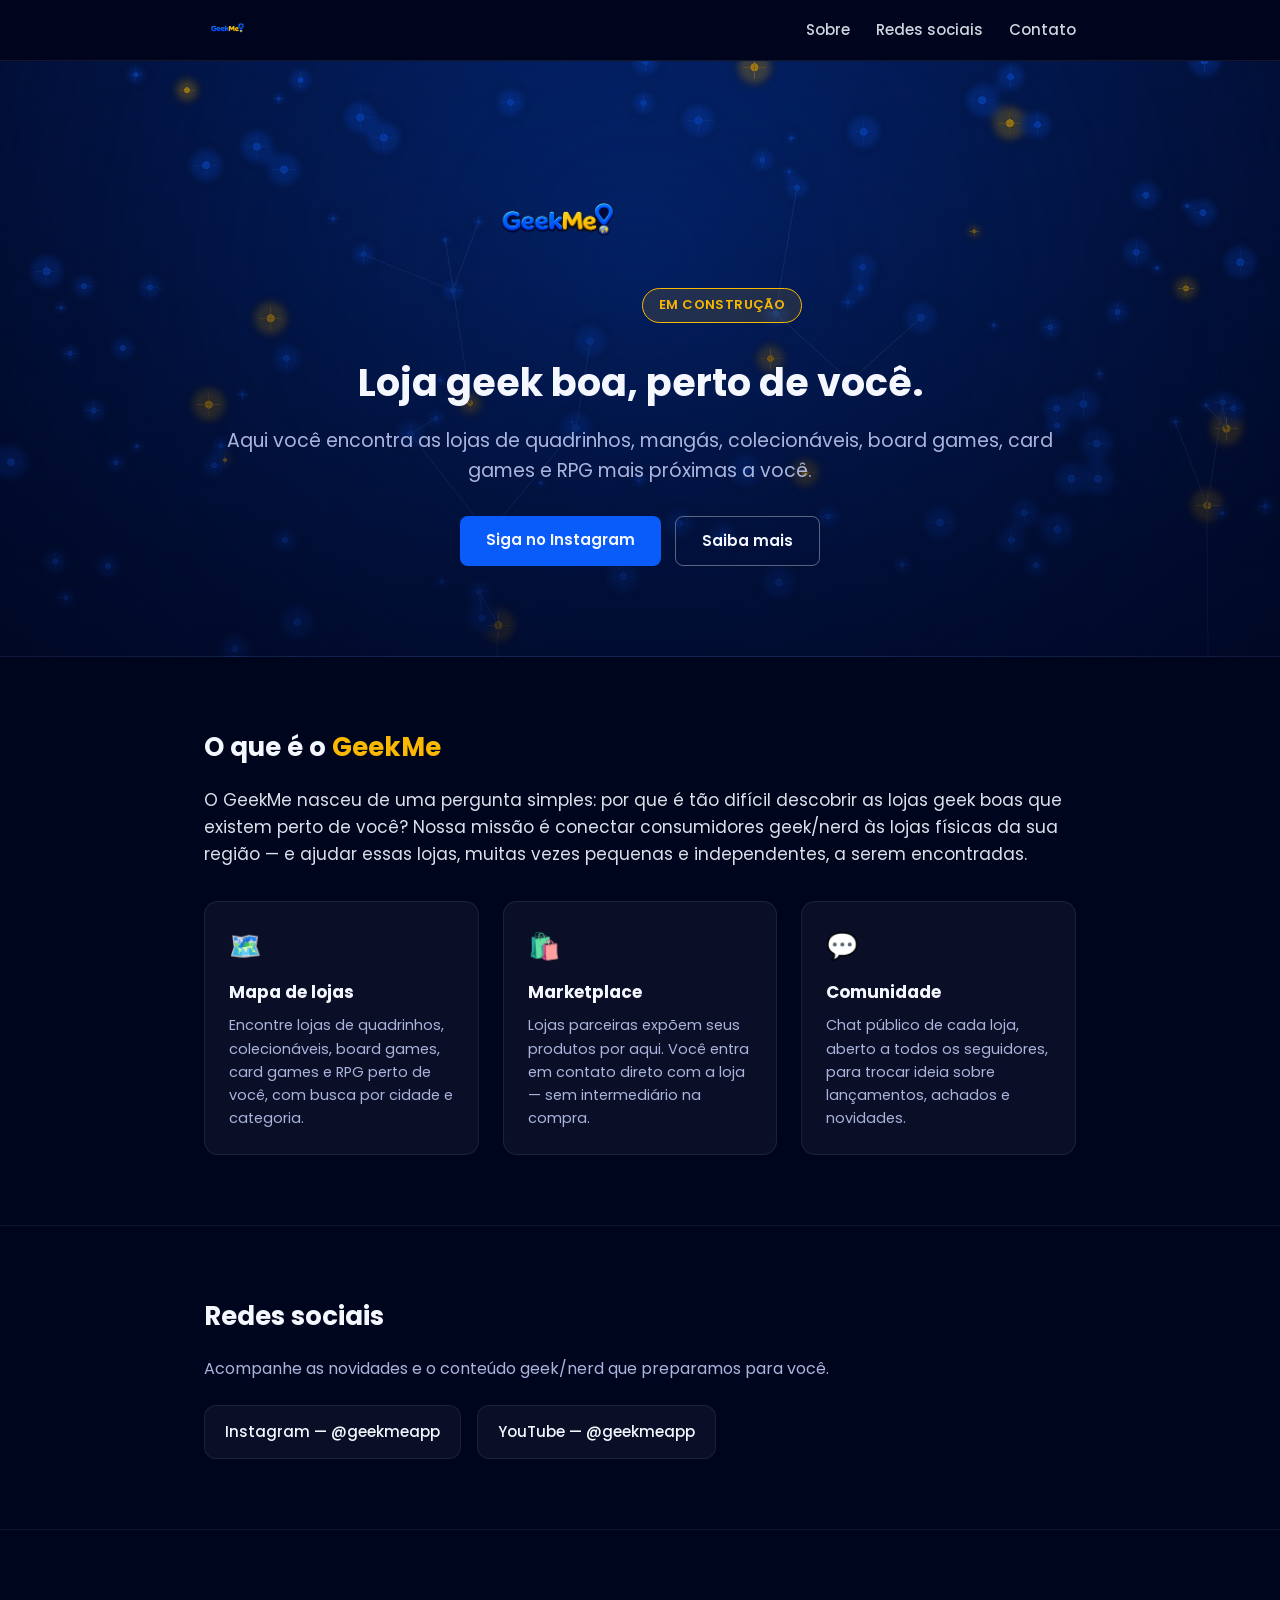
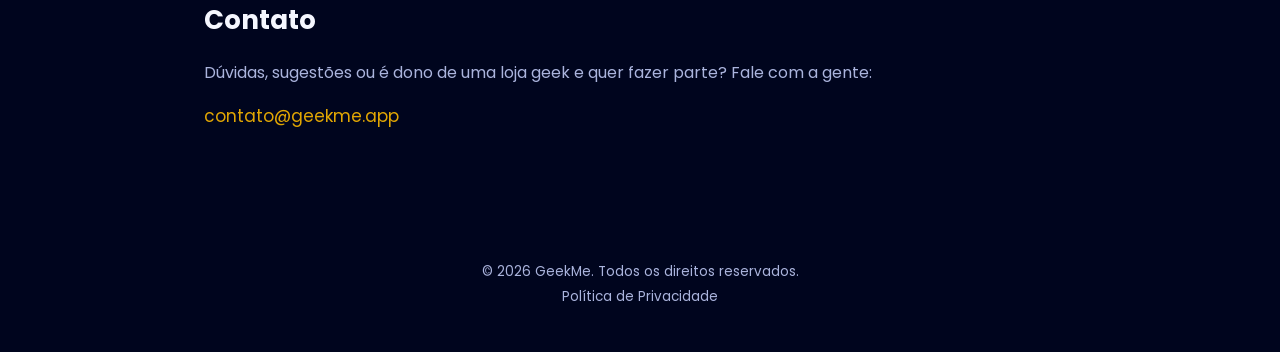
<file: index.html>
<!DOCTYPE html>
<html lang="pt-BR">
<head>
<meta charset="UTF-8">
<meta name="viewport" content="width=device-width, initial-scale=1.0">
<title>GeekMe — Loja geek boa, perto de você.</title>
<meta name="description" content="GeekMe conecta você às lojas de quadrinhos, mangás, colecionáveis, board games, card games e RPG mais próximas.">

<link rel="icon" type="image/png" href="assets/favicon.png">
<link rel="apple-touch-icon" href="assets/icon-512.png">

<meta property="og:title" content="GeekMe — Loja geek boa, perto de você.">
<meta property="og:description" content="GeekMe conecta você às lojas de quadrinhos, mangás, colecionáveis, board games, card games e RPG mais próximas.">
<meta property="og:image" content="https://geekme.app/assets/og-image.jpg">
<meta property="og:type" content="website">
<meta property="og:url" content="https://geekme.app/">
<meta name="twitter:card" content="summary_large_image">

<link rel="preconnect" href="https://fonts.googleapis.com">
<link href="https://fonts.googleapis.com/css2?family=Poppins:wght@400;500;600;700&display=swap" rel="stylesheet">
<link rel="stylesheet" href="styles.css">
</head>
<body>

<header class="site-header">
  <div class="wrap">
    <a href="#" class="brand">
      <img src="assets/logo.png" alt="GeekMe">
    </a>
    <nav class="top-nav">
      <a href="#sobre">Sobre</a>
      <a href="#redes">Redes sociais</a>
      <a href="#contato">Contato</a>
    </nav>
  </div>
</header>

<section class="hero">
  <div class="wrap">
    <img src="assets/logo.png" alt="GeekMe" class="logo">
    <div class="badge">Em construção</div>
    <h1>Loja geek boa, perto de você.</h1>
    <p class="tagline">Aqui você encontra as lojas de quadrinhos, mangás, colecionáveis, board games, card games e RPG mais próximas a você.</p>
    <div class="cta-row">
      <a href="https://instagram.com/geekmeapp" class="btn btn-primary" target="_blank" rel="noopener">Siga no Instagram</a>
      <a href="#sobre" class="btn btn-outline">Saiba mais</a>
    </div>
  </div>
</section>

<section id="sobre">
  <div class="wrap">
    <h2>O que é o <span class="accent">GeekMe</span></h2>
    <p class="lead">O GeekMe nasceu de uma pergunta simples: por que é tão difícil descobrir as lojas geek boas que existem perto de você? Nossa missão é conectar consumidores geek/nerd às lojas físicas da sua região — e ajudar essas lojas, muitas vezes pequenas e independentes, a serem encontradas.</p>

    <div class="features">
      <div class="feature">
        <span class="icon">🗺️</span>
        <h3>Mapa de lojas</h3>
        <p>Encontre lojas de quadrinhos, colecionáveis, board games, card games e RPG perto de você, com busca por cidade e categoria.</p>
      </div>
      <div class="feature">
        <span class="icon">🛍️</span>
        <h3>Marketplace</h3>
        <p>Lojas parceiras expõem seus produtos por aqui. Você entra em contato direto com a loja — sem intermediário na compra.</p>
      </div>
      <div class="feature">
        <span class="icon">💬</span>
        <h3>Comunidade</h3>
        <p>Chat público de cada loja, aberto a todos os seguidores, para trocar ideia sobre lançamentos, achados e novidades.</p>
      </div>
    </div>
  </div>
</section>

<section id="redes">
  <div class="wrap">
    <h2>Redes sociais</h2>
    <p>Acompanhe as novidades e o conteúdo geek/nerd que preparamos para você.</p>
    <div class="social-row">
      <a href="https://instagram.com/geekmeapp" class="social-card" target="_blank" rel="noopener">Instagram — @geekmeapp</a>
      <a href="https://youtube.com/@geekmeapp" class="social-card" target="_blank" rel="noopener">YouTube — @geekmeapp</a>
    </div>
  </div>
</section>

<section id="contato">
  <div class="wrap">
    <h2>Contato</h2>
    <p>Dúvidas, sugestões ou é dono de uma loja geek e quer fazer parte? Fale com a gente:</p>
    <p class="lead"><a href="mailto:contato@geekme.app">contato@geekme.app</a></p>
  </div>
</section>

<footer>
  <div class="wrap">
    <p>© 2026 GeekMe. Todos os direitos reservados.</p>
    <p><a href="privacidade/">Política de Privacidade</a></p>
  </div>
</footer>

</body>
</html>
</file>
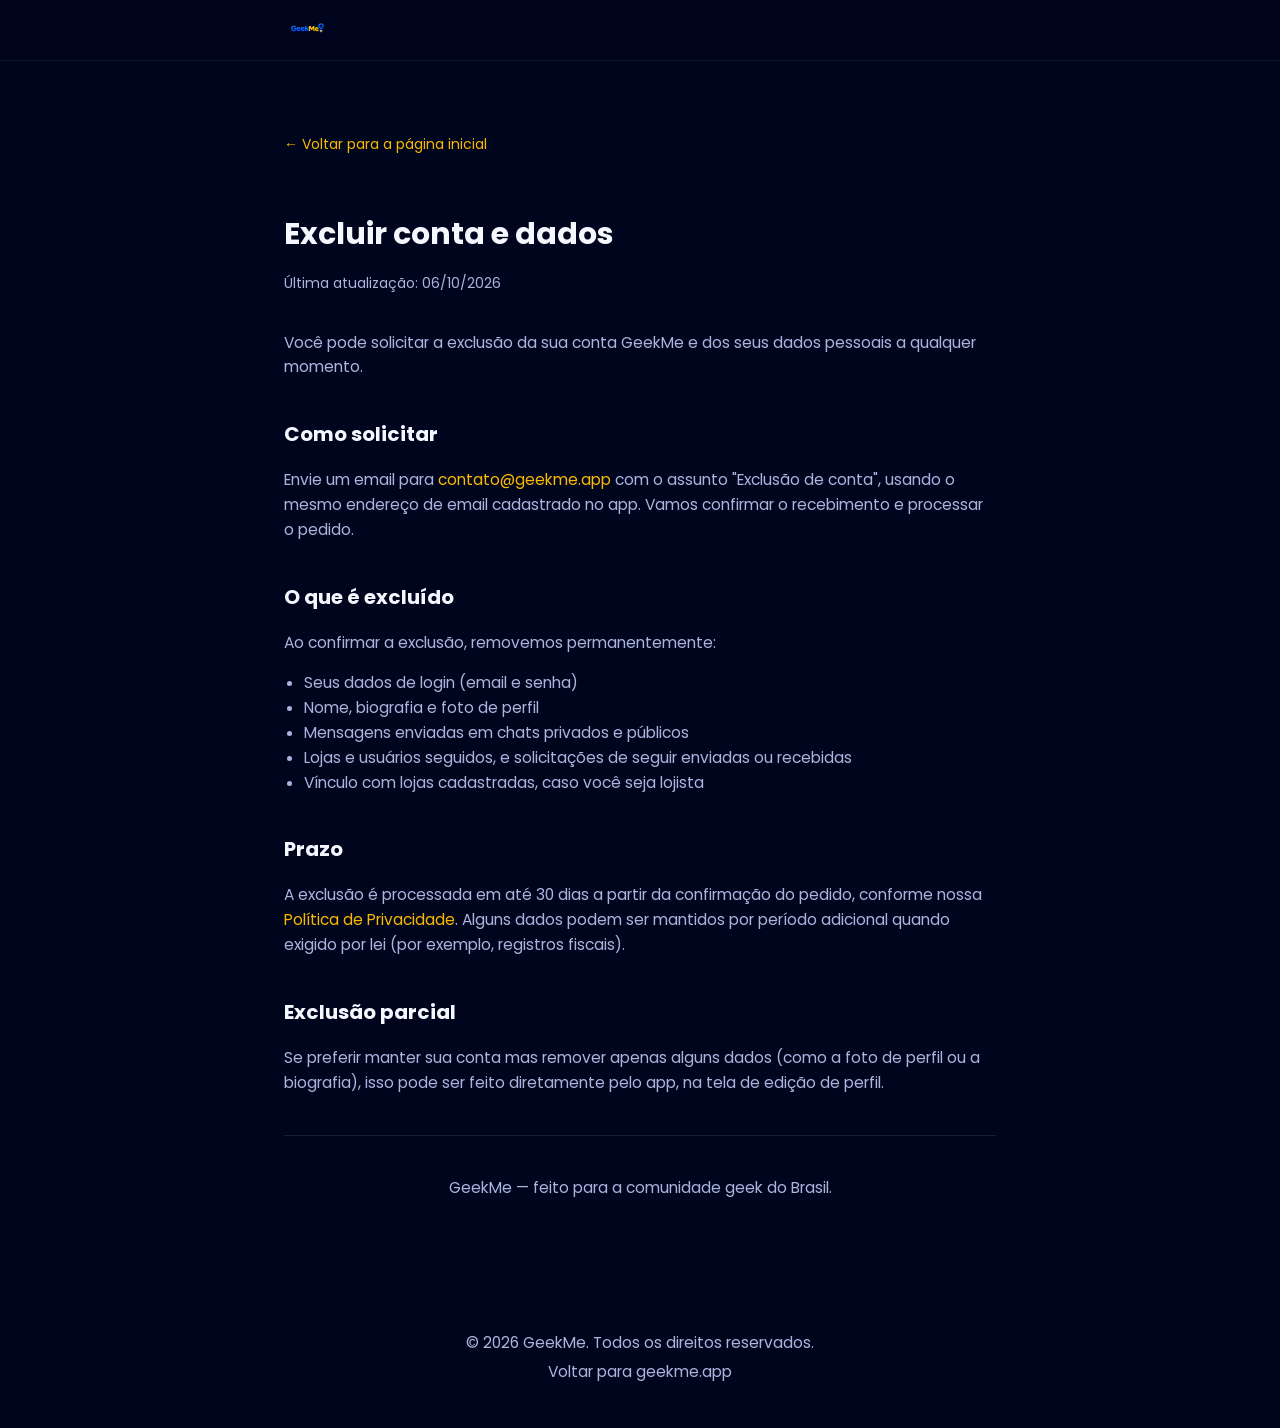
<file: excluir-conta/index.html>
<!DOCTYPE html>
<html lang="pt-BR">
<head>
<meta charset="UTF-8">
<meta name="viewport" content="width=device-width, initial-scale=1.0">
<title>Excluir Conta — GeekMe</title>
<meta name="description" content="Como solicitar a exclusão da sua conta e dos seus dados no GeekMe.">
<link rel="icon" type="image/png" href="../assets/favicon.png">
<link rel="apple-touch-icon" href="../assets/icon-512.png">
<link rel="preconnect" href="https://fonts.googleapis.com">
<link href="https://fonts.googleapis.com/css2?family=Poppins:wght@400;500;600;700&display=swap" rel="stylesheet">
<link rel="stylesheet" href="../styles.css">
</head>
<body class="legal">

<header class="site-header">
  <div class="wrap">
    <a href="../" class="brand">
      <img src="../assets/logo.png" alt="GeekMe">
    </a>
  </div>
</header>

<section>
  <div class="wrap">
    <a href="../" class="back-link">&larr; Voltar para a página inicial</a>

    <h1>Excluir conta e dados</h1>
    <p class="updated">Última atualização: 06/10/2026</p>

    <p>Você pode solicitar a exclusão da sua conta GeekMe e dos seus dados pessoais a qualquer momento.</p>

    <h2>Como solicitar</h2>
    <p>Envie um email para <a href="mailto:contato@geekme.app?subject=Solicitação de exclusão de conta">contato@geekme.app</a> com o assunto "Exclusão de conta", usando o mesmo endereço de email cadastrado no app. Vamos confirmar o recebimento e processar o pedido.</p>

    <h2>O que é excluído</h2>
    <p>Ao confirmar a exclusão, removemos permanentemente:</p>
    <ul>
      <li>Seus dados de login (email e senha)</li>
      <li>Nome, biografia e foto de perfil</li>
      <li>Mensagens enviadas em chats privados e públicos</li>
      <li>Lojas e usuários seguidos, e solicitações de seguir enviadas ou recebidas</li>
      <li>Vínculo com lojas cadastradas, caso você seja lojista</li>
    </ul>

    <h2>Prazo</h2>
    <p>A exclusão é processada em até 30 dias a partir da confirmação do pedido, conforme nossa <a href="../privacidade/">Política de Privacidade</a>. Alguns dados podem ser mantidos por período adicional quando exigido por lei (por exemplo, registros fiscais).</p>

    <h2>Exclusão parcial</h2>
    <p>Se preferir manter sua conta mas remover apenas alguns dados (como a foto de perfil ou a biografia), isso pode ser feito diretamente pelo app, na tela de edição de perfil.</p>

    <hr>
    <p style="text-align:center;">GeekMe — feito para a comunidade geek do Brasil.</p>
  </div>
</section>

<footer>
  <div class="wrap">
    <p>© 2026 GeekMe. Todos os direitos reservados.</p>
    <p><a href="../">Voltar para geekme.app</a></p>
  </div>
</footer>

</body>
</html>
</file>
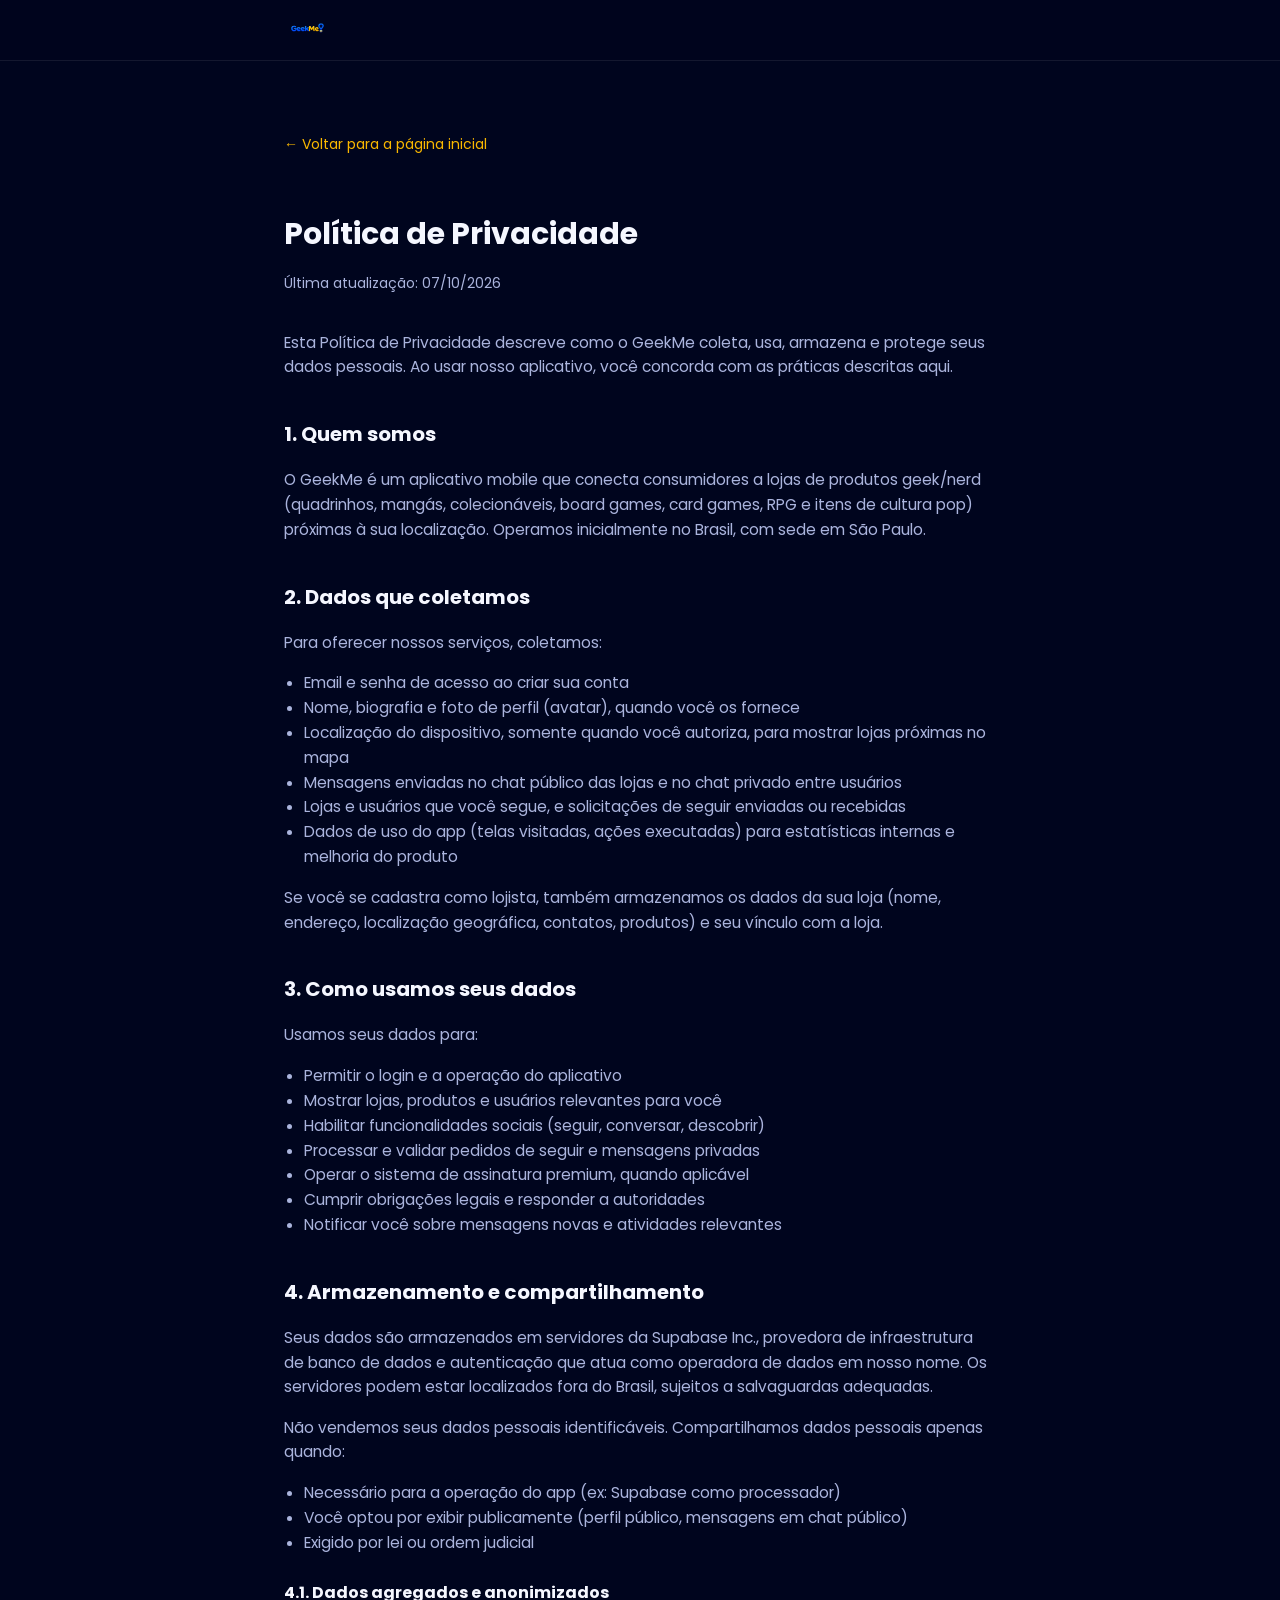
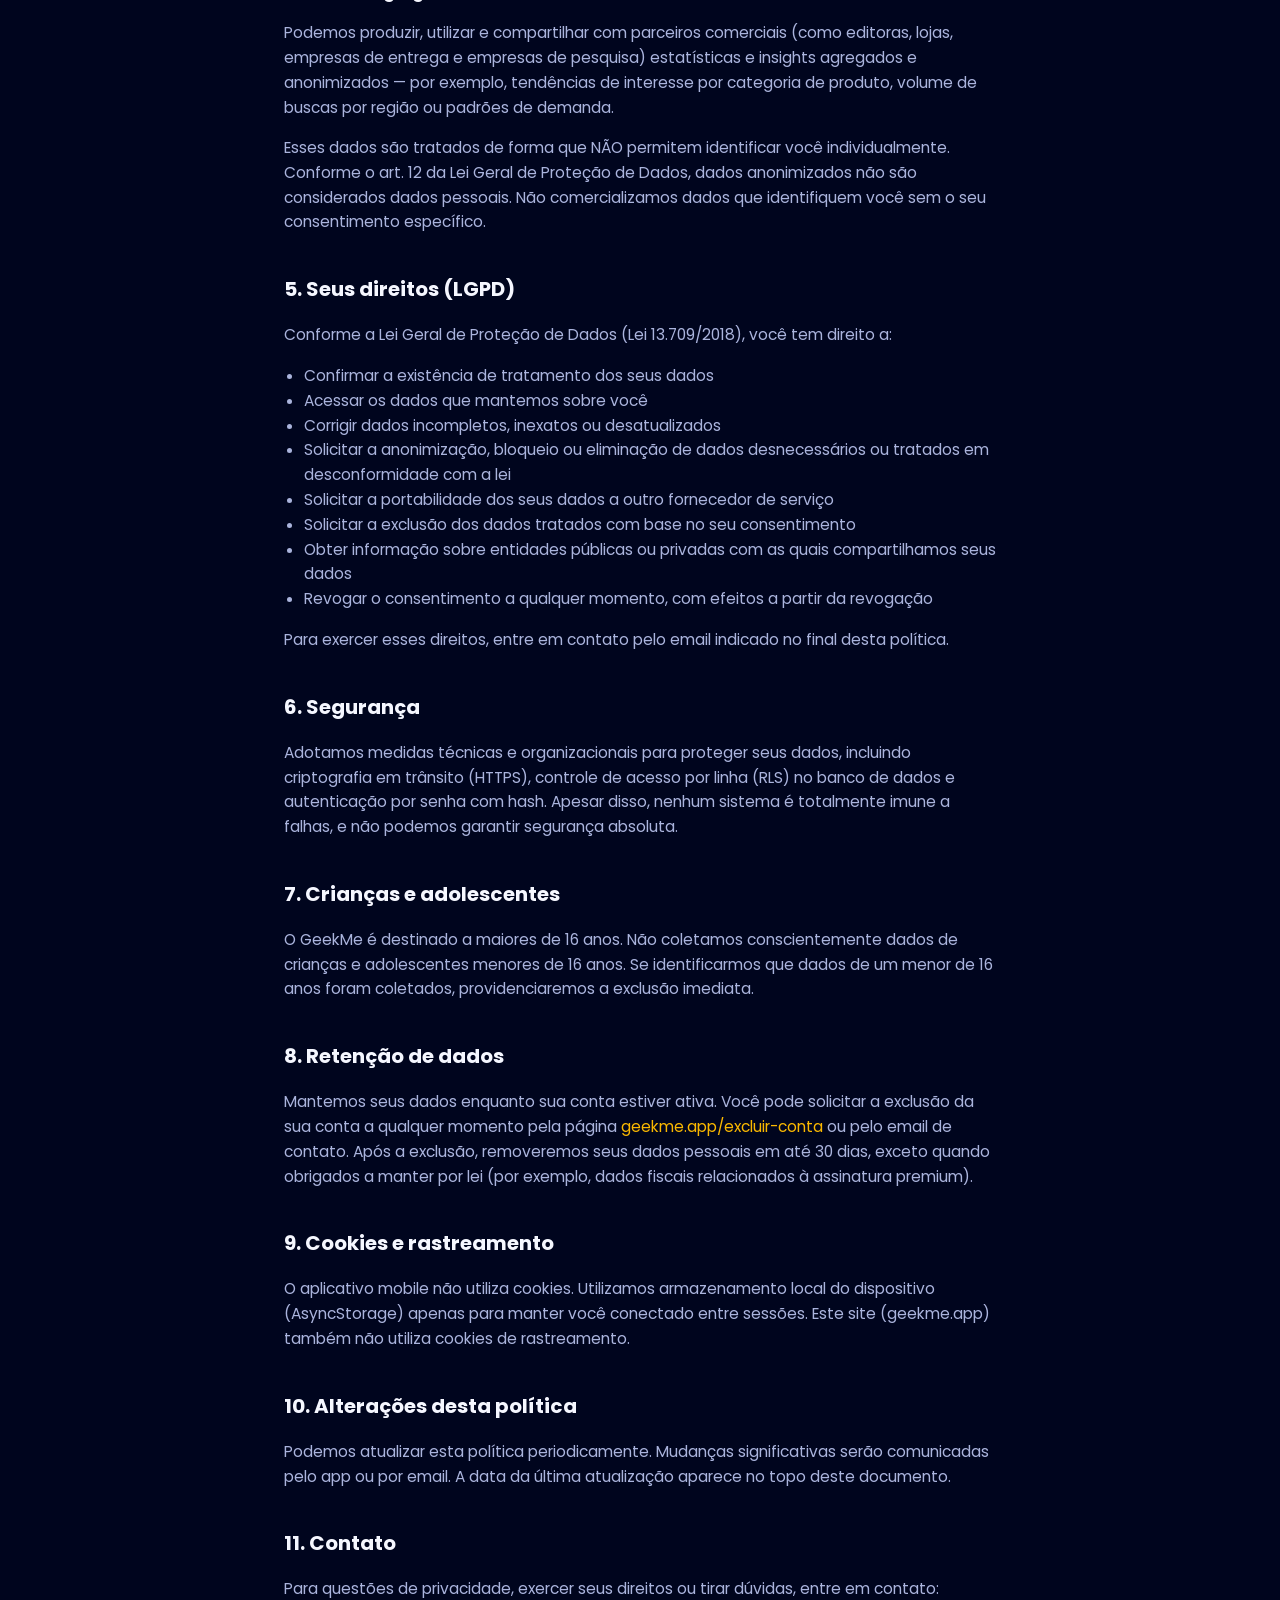
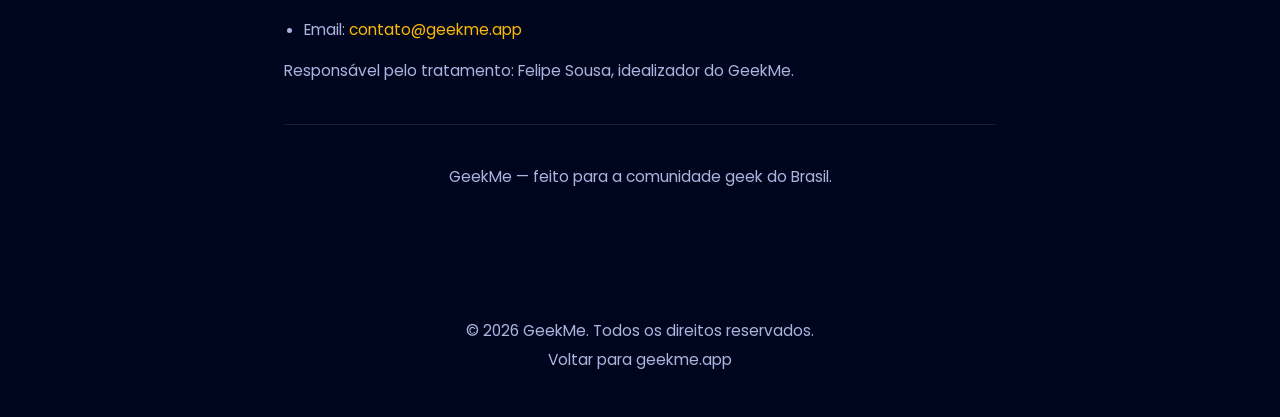
<file: privacidade/index.html>
<!DOCTYPE html>
<html lang="pt-BR">
<head>
<meta charset="UTF-8">
<meta name="viewport" content="width=device-width, initial-scale=1.0">
<title>Política de Privacidade — GeekMe</title>
<meta name="description" content="Política de Privacidade do aplicativo GeekMe.">
<link rel="icon" type="image/png" href="../assets/favicon.png">
<link rel="apple-touch-icon" href="../assets/icon-512.png">
<link rel="preconnect" href="https://fonts.googleapis.com">
<link href="https://fonts.googleapis.com/css2?family=Poppins:wght@400;500;600;700&display=swap" rel="stylesheet">
<link rel="stylesheet" href="../styles.css">
</head>
<body class="legal">

<header class="site-header">
  <div class="wrap">
    <a href="../" class="brand">
      <img src="../assets/logo.png" alt="GeekMe">
    </a>
  </div>
</header>

<section>
  <div class="wrap">
    <a href="../" class="back-link">&larr; Voltar para a página inicial</a>

    <h1>Política de Privacidade</h1>
    <p class="updated">Última atualização: 07/10/2026</p>

    <p>Esta Política de Privacidade descreve como o GeekMe coleta, usa, armazena e protege seus dados pessoais. Ao usar nosso aplicativo, você concorda com as práticas descritas aqui.</p>

    <h2>1. Quem somos</h2>
    <p>O GeekMe é um aplicativo mobile que conecta consumidores a lojas de produtos geek/nerd (quadrinhos, mangás, colecionáveis, board games, card games, RPG e itens de cultura pop) próximas à sua localização. Operamos inicialmente no Brasil, com sede em São Paulo.</p>

    <h2>2. Dados que coletamos</h2>
    <p>Para oferecer nossos serviços, coletamos:</p>
    <ul>
      <li>Email e senha de acesso ao criar sua conta</li>
      <li>Nome, biografia e foto de perfil (avatar), quando você os fornece</li>
      <li>Localização do dispositivo, somente quando você autoriza, para mostrar lojas próximas no mapa</li>
      <li>Mensagens enviadas no chat público das lojas e no chat privado entre usuários</li>
      <li>Lojas e usuários que você segue, e solicitações de seguir enviadas ou recebidas</li>
      <li>Dados de uso do app (telas visitadas, ações executadas) para estatísticas internas e melhoria do produto</li>
    </ul>
    <p>Se você se cadastra como lojista, também armazenamos os dados da sua loja (nome, endereço, localização geográfica, contatos, produtos) e seu vínculo com a loja.</p>

    <h2>3. Como usamos seus dados</h2>
    <p>Usamos seus dados para:</p>
    <ul>
      <li>Permitir o login e a operação do aplicativo</li>
      <li>Mostrar lojas, produtos e usuários relevantes para você</li>
      <li>Habilitar funcionalidades sociais (seguir, conversar, descobrir)</li>
      <li>Processar e validar pedidos de seguir e mensagens privadas</li>
      <li>Operar o sistema de assinatura premium, quando aplicável</li>
      <li>Cumprir obrigações legais e responder a autoridades</li>
      <li>Notificar você sobre mensagens novas e atividades relevantes</li>
    </ul>

    <h2>4. Armazenamento e compartilhamento</h2>
    <p>Seus dados são armazenados em servidores da Supabase Inc., provedora de infraestrutura de banco de dados e autenticação que atua como operadora de dados em nosso nome. Os servidores podem estar localizados fora do Brasil, sujeitos a salvaguardas adequadas.</p>
    <p>Não vendemos seus dados pessoais identificáveis. Compartilhamos dados pessoais apenas quando:</p>
    <ul>
      <li>Necessário para a operação do app (ex: Supabase como processador)</li>
      <li>Você optou por exibir publicamente (perfil público, mensagens em chat público)</li>
      <li>Exigido por lei ou ordem judicial</li>
    </ul>

    <h3>4.1. Dados agregados e anonimizados</h3>
    <p>Podemos produzir, utilizar e compartilhar com parceiros comerciais (como editoras, lojas, empresas de entrega e empresas de pesquisa) estatísticas e insights agregados e anonimizados — por exemplo, tendências de interesse por categoria de produto, volume de buscas por região ou padrões de demanda.</p>
    <p>Esses dados são tratados de forma que NÃO permitem identificar você individualmente. Conforme o art. 12 da Lei Geral de Proteção de Dados, dados anonimizados não são considerados dados pessoais. Não comercializamos dados que identifiquem você sem o seu consentimento específico.</p>

    <h2>5. Seus direitos (LGPD)</h2>
    <p>Conforme a Lei Geral de Proteção de Dados (Lei 13.709/2018), você tem direito a:</p>
    <ul>
      <li>Confirmar a existência de tratamento dos seus dados</li>
      <li>Acessar os dados que mantemos sobre você</li>
      <li>Corrigir dados incompletos, inexatos ou desatualizados</li>
      <li>Solicitar a anonimização, bloqueio ou eliminação de dados desnecessários ou tratados em desconformidade com a lei</li>
      <li>Solicitar a portabilidade dos seus dados a outro fornecedor de serviço</li>
      <li>Solicitar a exclusão dos dados tratados com base no seu consentimento</li>
      <li>Obter informação sobre entidades públicas ou privadas com as quais compartilhamos seus dados</li>
      <li>Revogar o consentimento a qualquer momento, com efeitos a partir da revogação</li>
    </ul>
    <p>Para exercer esses direitos, entre em contato pelo email indicado no final desta política.</p>

    <h2>6. Segurança</h2>
    <p>Adotamos medidas técnicas e organizacionais para proteger seus dados, incluindo criptografia em trânsito (HTTPS), controle de acesso por linha (RLS) no banco de dados e autenticação por senha com hash. Apesar disso, nenhum sistema é totalmente imune a falhas, e não podemos garantir segurança absoluta.</p>

    <h2>7. Crianças e adolescentes</h2>
    <p>O GeekMe é destinado a maiores de 16 anos. Não coletamos conscientemente dados de crianças e adolescentes menores de 16 anos. Se identificarmos que dados de um menor de 16 anos foram coletados, providenciaremos a exclusão imediata.</p>

    <h2>8. Retenção de dados</h2>
    <p>Mantemos seus dados enquanto sua conta estiver ativa. Você pode solicitar a exclusão da sua conta a qualquer momento pela página <a href="../excluir-conta/">geekme.app/excluir-conta</a> ou pelo email de contato. Após a exclusão, removeremos seus dados pessoais em até 30 dias, exceto quando obrigados a manter por lei (por exemplo, dados fiscais relacionados à assinatura premium).</p>

    <h2>9. Cookies e rastreamento</h2>
    <p>O aplicativo mobile não utiliza cookies. Utilizamos armazenamento local do dispositivo (AsyncStorage) apenas para manter você conectado entre sessões. Este site (geekme.app) também não utiliza cookies de rastreamento.</p>

    <h2>10. Alterações desta política</h2>
    <p>Podemos atualizar esta política periodicamente. Mudanças significativas serão comunicadas pelo app ou por email. A data da última atualização aparece no topo deste documento.</p>

    <h2>11. Contato</h2>
    <p>Para questões de privacidade, exercer seus direitos ou tirar dúvidas, entre em contato:</p>
    <ul>
      <li>Email: <a href="mailto:contato@geekme.app">contato@geekme.app</a></li>
    </ul>
    <p>Responsável pelo tratamento: Felipe Sousa, idealizador do GeekMe.</p>

    <hr>
    <p style="text-align:center;">GeekMe — feito para a comunidade geek do Brasil.</p>
  </div>
</section>

<footer>
  <div class="wrap">
    <p>© 2026 GeekMe. Todos os direitos reservados.</p>
    <p><a href="../">Voltar para geekme.app</a></p>
  </div>
</footer>

</body>
</html>
</file>
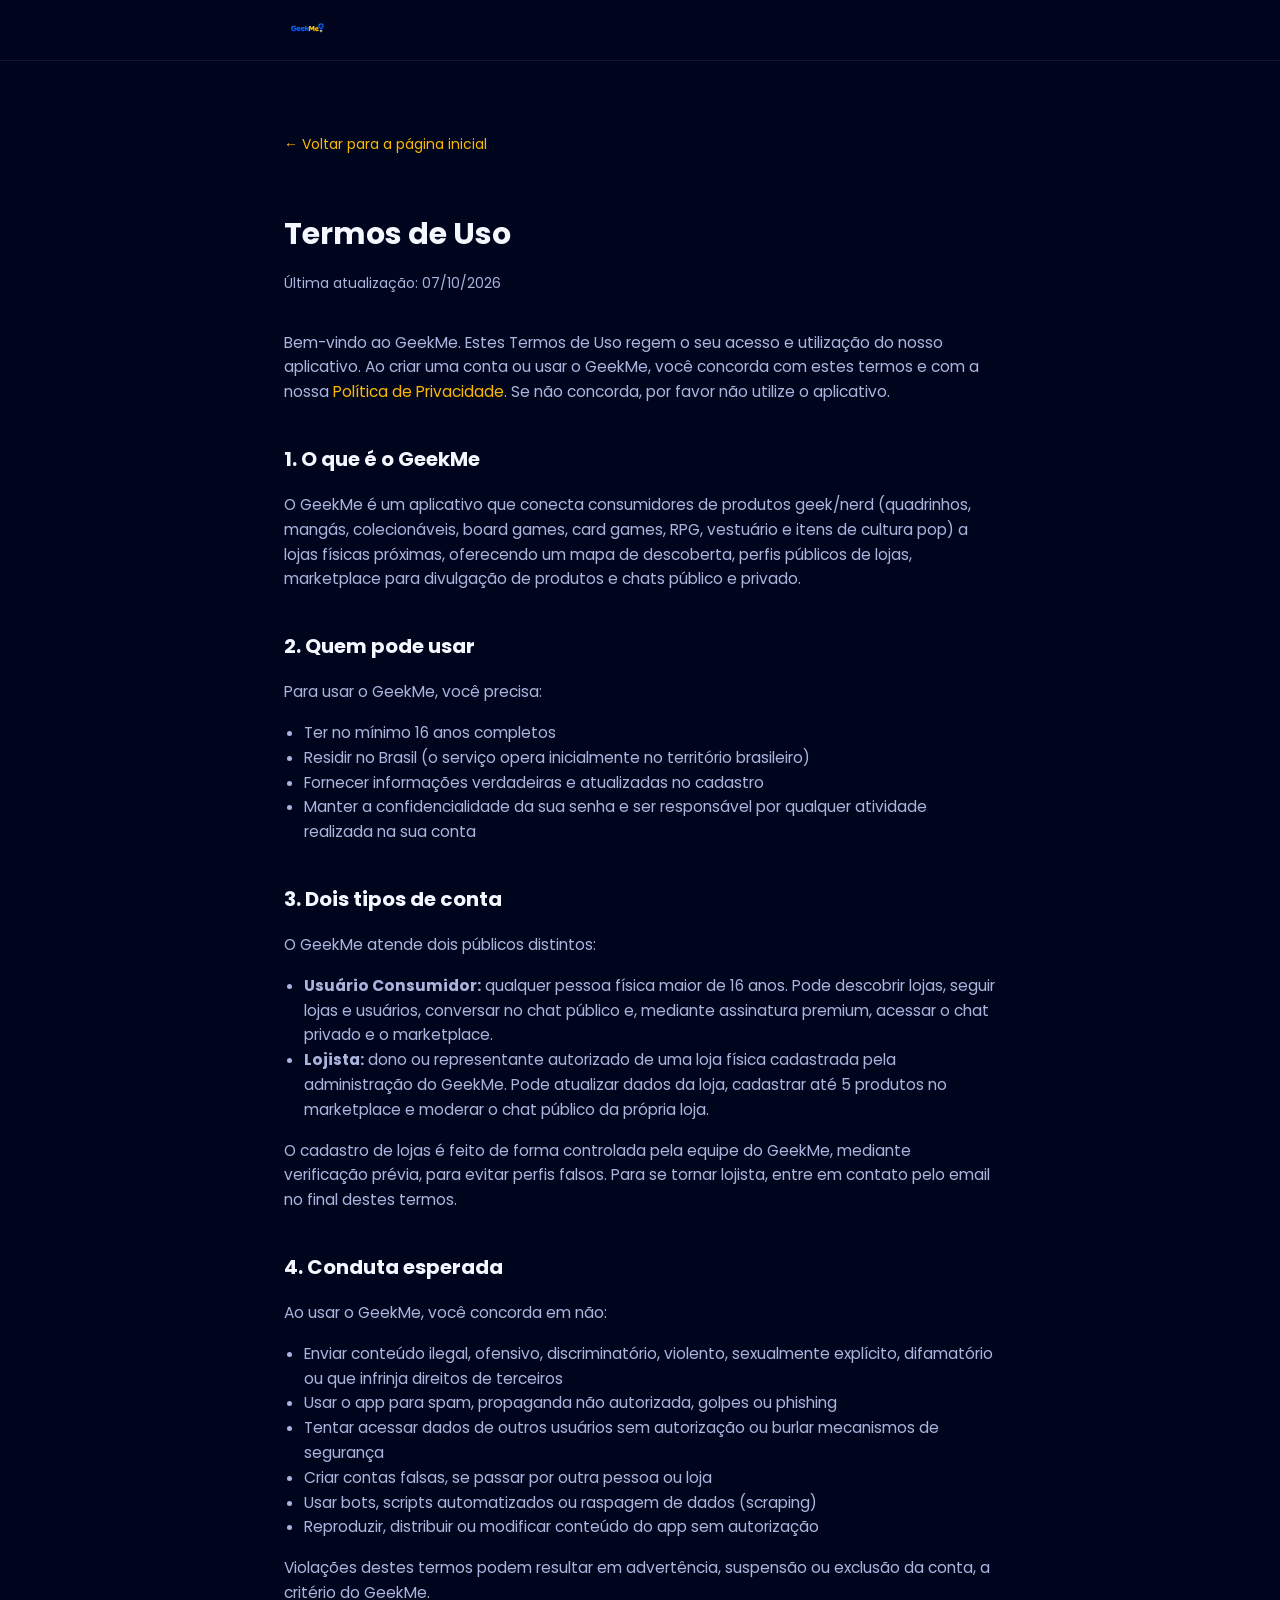
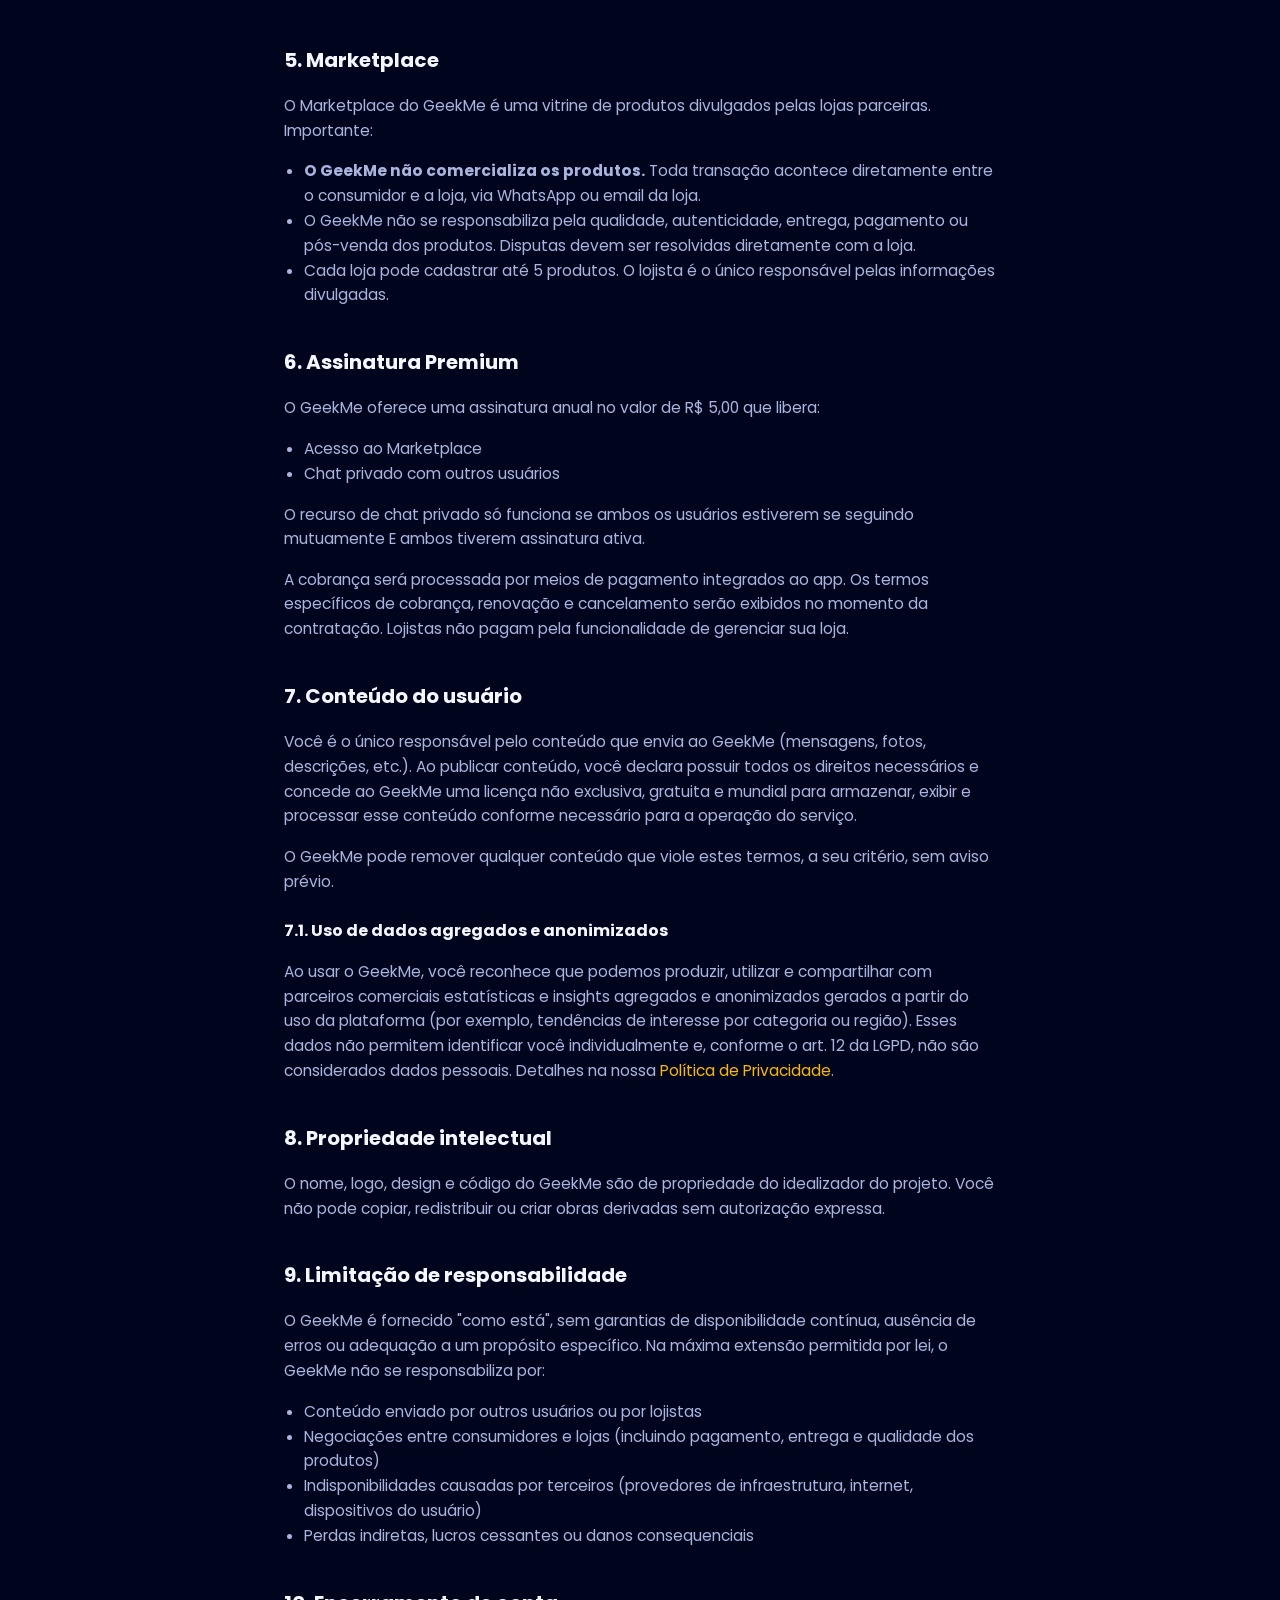
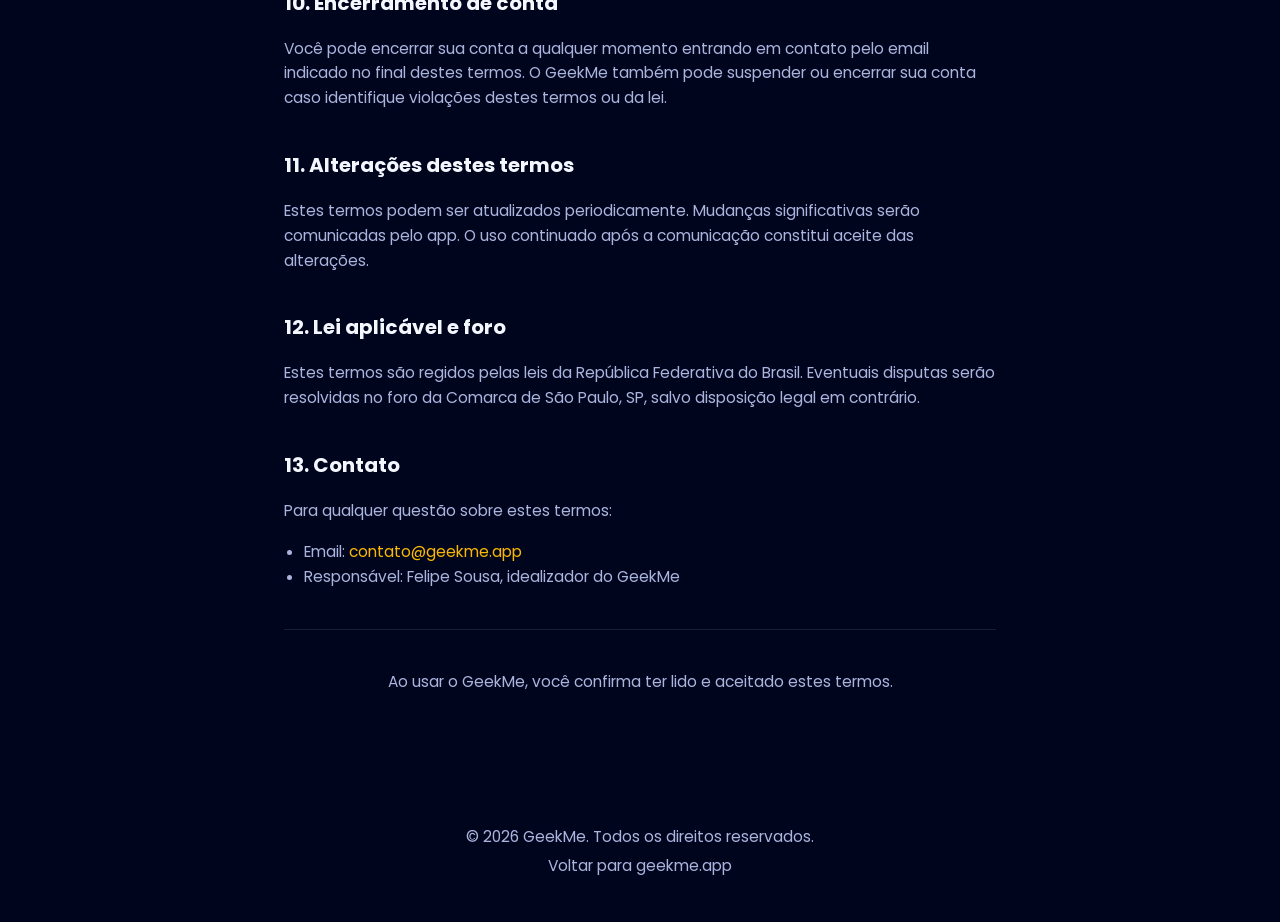
<file: termos/index.html>
<!DOCTYPE html>
<html lang="pt-BR">
<head>
<meta charset="UTF-8">
<meta name="viewport" content="width=device-width, initial-scale=1.0">
<title>Termos de Uso — GeekMe</title>
<meta name="description" content="Termos de Uso do aplicativo GeekMe.">
<link rel="icon" type="image/png" href="../assets/favicon.png">
<link rel="apple-touch-icon" href="../assets/icon-512.png">
<link rel="preconnect" href="https://fonts.googleapis.com">
<link href="https://fonts.googleapis.com/css2?family=Poppins:wght@400;500;600;700&display=swap" rel="stylesheet">
<link rel="stylesheet" href="../styles.css">
</head>
<body class="legal">

<header class="site-header">
  <div class="wrap">
    <a href="../" class="brand">
      <img src="../assets/logo.png" alt="GeekMe">
    </a>
  </div>
</header>

<section>
  <div class="wrap">
    <a href="../" class="back-link">&larr; Voltar para a página inicial</a>

    <h1>Termos de Uso</h1>
    <p class="updated">Última atualização: 07/10/2026</p>

    <p>Bem-vindo ao GeekMe. Estes Termos de Uso regem o seu acesso e utilização do nosso aplicativo. Ao criar uma conta ou usar o GeekMe, você concorda com estes termos e com a nossa <a href="../privacidade/">Política de Privacidade</a>. Se não concorda, por favor não utilize o aplicativo.</p>

    <h2>1. O que é o GeekMe</h2>
    <p>O GeekMe é um aplicativo que conecta consumidores de produtos geek/nerd (quadrinhos, mangás, colecionáveis, board games, card games, RPG, vestuário e itens de cultura pop) a lojas físicas próximas, oferecendo um mapa de descoberta, perfis públicos de lojas, marketplace para divulgação de produtos e chats público e privado.</p>

    <h2>2. Quem pode usar</h2>
    <p>Para usar o GeekMe, você precisa:</p>
    <ul>
      <li>Ter no mínimo 16 anos completos</li>
      <li>Residir no Brasil (o serviço opera inicialmente no território brasileiro)</li>
      <li>Fornecer informações verdadeiras e atualizadas no cadastro</li>
      <li>Manter a confidencialidade da sua senha e ser responsável por qualquer atividade realizada na sua conta</li>
    </ul>

    <h2>3. Dois tipos de conta</h2>
    <p>O GeekMe atende dois públicos distintos:</p>
    <ul>
      <li><strong>Usuário Consumidor:</strong> qualquer pessoa física maior de 16 anos. Pode descobrir lojas, seguir lojas e usuários, conversar no chat público e, mediante assinatura premium, acessar o chat privado e o marketplace.</li>
      <li><strong>Lojista:</strong> dono ou representante autorizado de uma loja física cadastrada pela administração do GeekMe. Pode atualizar dados da loja, cadastrar até 5 produtos no marketplace e moderar o chat público da própria loja.</li>
    </ul>
    <p>O cadastro de lojas é feito de forma controlada pela equipe do GeekMe, mediante verificação prévia, para evitar perfis falsos. Para se tornar lojista, entre em contato pelo email no final destes termos.</p>

    <h2>4. Conduta esperada</h2>
    <p>Ao usar o GeekMe, você concorda em não:</p>
    <ul>
      <li>Enviar conteúdo ilegal, ofensivo, discriminatório, violento, sexualmente explícito, difamatório ou que infrinja direitos de terceiros</li>
      <li>Usar o app para spam, propaganda não autorizada, golpes ou phishing</li>
      <li>Tentar acessar dados de outros usuários sem autorização ou burlar mecanismos de segurança</li>
      <li>Criar contas falsas, se passar por outra pessoa ou loja</li>
      <li>Usar bots, scripts automatizados ou raspagem de dados (scraping)</li>
      <li>Reproduzir, distribuir ou modificar conteúdo do app sem autorização</li>
    </ul>
    <p>Violações destes termos podem resultar em advertência, suspensão ou exclusão da conta, a critério do GeekMe.</p>

    <h2>5. Marketplace</h2>
    <p>O Marketplace do GeekMe é uma vitrine de produtos divulgados pelas lojas parceiras. Importante:</p>
    <ul>
      <li><strong>O GeekMe não comercializa os produtos.</strong> Toda transação acontece diretamente entre o consumidor e a loja, via WhatsApp ou email da loja.</li>
      <li>O GeekMe não se responsabiliza pela qualidade, autenticidade, entrega, pagamento ou pós-venda dos produtos. Disputas devem ser resolvidas diretamente com a loja.</li>
      <li>Cada loja pode cadastrar até 5 produtos. O lojista é o único responsável pelas informações divulgadas.</li>
    </ul>

    <h2>6. Assinatura Premium</h2>
    <p>O GeekMe oferece uma assinatura anual no valor de R$ 5,00 que libera:</p>
    <ul>
      <li>Acesso ao Marketplace</li>
      <li>Chat privado com outros usuários</li>
    </ul>
    <p>O recurso de chat privado só funciona se ambos os usuários estiverem se seguindo mutuamente E ambos tiverem assinatura ativa.</p>
    <p>A cobrança será processada por meios de pagamento integrados ao app. Os termos específicos de cobrança, renovação e cancelamento serão exibidos no momento da contratação. Lojistas não pagam pela funcionalidade de gerenciar sua loja.</p>

    <h2>7. Conteúdo do usuário</h2>
    <p>Você é o único responsável pelo conteúdo que envia ao GeekMe (mensagens, fotos, descrições, etc.). Ao publicar conteúdo, você declara possuir todos os direitos necessários e concede ao GeekMe uma licença não exclusiva, gratuita e mundial para armazenar, exibir e processar esse conteúdo conforme necessário para a operação do serviço.</p>
    <p>O GeekMe pode remover qualquer conteúdo que viole estes termos, a seu critério, sem aviso prévio.</p>

    <h3>7.1. Uso de dados agregados e anonimizados</h3>
    <p>Ao usar o GeekMe, você reconhece que podemos produzir, utilizar e compartilhar com parceiros comerciais estatísticas e insights agregados e anonimizados gerados a partir do uso da plataforma (por exemplo, tendências de interesse por categoria ou região). Esses dados não permitem identificar você individualmente e, conforme o art. 12 da LGPD, não são considerados dados pessoais. Detalhes na nossa <a href="../privacidade/">Política de Privacidade</a>.</p>

    <h2>8. Propriedade intelectual</h2>
    <p>O nome, logo, design e código do GeekMe são de propriedade do idealizador do projeto. Você não pode copiar, redistribuir ou criar obras derivadas sem autorização expressa.</p>

    <h2>9. Limitação de responsabilidade</h2>
    <p>O GeekMe é fornecido "como está", sem garantias de disponibilidade contínua, ausência de erros ou adequação a um propósito específico. Na máxima extensão permitida por lei, o GeekMe não se responsabiliza por:</p>
    <ul>
      <li>Conteúdo enviado por outros usuários ou por lojistas</li>
      <li>Negociações entre consumidores e lojas (incluindo pagamento, entrega e qualidade dos produtos)</li>
      <li>Indisponibilidades causadas por terceiros (provedores de infraestrutura, internet, dispositivos do usuário)</li>
      <li>Perdas indiretas, lucros cessantes ou danos consequenciais</li>
    </ul>

    <h2>10. Encerramento de conta</h2>
    <p>Você pode encerrar sua conta a qualquer momento entrando em contato pelo email indicado no final destes termos. O GeekMe também pode suspender ou encerrar sua conta caso identifique violações destes termos ou da lei.</p>

    <h2>11. Alterações destes termos</h2>
    <p>Estes termos podem ser atualizados periodicamente. Mudanças significativas serão comunicadas pelo app. O uso continuado após a comunicação constitui aceite das alterações.</p>

    <h2>12. Lei aplicável e foro</h2>
    <p>Estes termos são regidos pelas leis da República Federativa do Brasil. Eventuais disputas serão resolvidas no foro da Comarca de São Paulo, SP, salvo disposição legal em contrário.</p>

    <h2>13. Contato</h2>
    <p>Para qualquer questão sobre estes termos:</p>
    <ul>
      <li>Email: <a href="mailto:contato@geekme.app">contato@geekme.app</a></li>
      <li>Responsável: Felipe Sousa, idealizador do GeekMe</li>
    </ul>

    <hr>
    <p style="text-align:center;">Ao usar o GeekMe, você confirma ter lido e aceitado estes termos.</p>
  </div>
</section>

<footer>
  <div class="wrap">
    <p>© 2026 GeekMe. Todos os direitos reservados.</p>
    <p><a href="../">Voltar para geekme.app</a></p>
  </div>
</footer>

</body>
</html>
</file>
<file: styles.css>
:root{
  --navy:#000a3c;
  --navy-dark:#00051e;
  --blue:#0a5cfa;
  --gold:#fab800;
  --white:#f5f7ff;
  --muted:#aab4dd;
}

*{box-sizing:border-box;}
html{scroll-behavior:smooth;}
body{
  margin:0;
  background:var(--navy-dark);
  color:var(--white);
  font-family:"Poppins",-apple-system,BlinkMacSystemFont,"Segoe UI",sans-serif;
  line-height:1.6;
}

a{color:var(--gold);text-decoration:none;}
a:hover{text-decoration:underline;}

.wrap{max-width:920px;margin:0 auto;padding:0 24px;}

/* ---- Header ---- */
header.site-header{
  position:sticky;top:0;z-index:10;
  background:rgba(0,5,30,0.85);
  backdrop-filter:blur(8px);
  border-bottom:1px solid rgba(255,255,255,0.08);
}
header.site-header .wrap{
  display:flex;align-items:center;justify-content:space-between;
  padding-top:14px;padding-bottom:14px;
}
.brand{display:flex;align-items:center;gap:10px;font-weight:600;font-size:18px;color:var(--white);}
.brand img{height:32px;width:auto;display:block;}
nav.top-nav a{
  color:var(--white);
  margin-left:22px;
  font-size:15px;
  font-weight:500;
  opacity:0.85;
}
nav.top-nav a:hover{opacity:1;text-decoration:none;color:var(--gold);}

/* ---- Hero ---- */
.hero{
  background-image:linear-gradient(rgba(0,5,30,0.35),rgba(0,5,30,0.75)),url('assets/hero-bg.jpg');
  background-size:cover;
  background-position:center;
  padding:110px 0 90px;
  text-align:center;
}
.hero img.logo{
  height:110px;
  width:auto;
  margin-bottom:28px;
}
.hero h1{
  font-size:38px;
  font-weight:700;
  margin:0 0 12px;
  color:var(--white);
}
.hero p.tagline{
  font-size:19px;
  color:var(--muted);
  margin:0 0 30px;
  font-weight:400;
}
.badge{
  display:inline-block;
  background:rgba(250,184,0,0.12);
  border:1px solid var(--gold);
  color:var(--gold);
  padding:6px 16px;
  border-radius:999px;
  font-size:13px;
  font-weight:600;
  letter-spacing:0.03em;
  text-transform:uppercase;
  margin-bottom:30px;
}
.cta-row{display:flex;gap:14px;justify-content:center;flex-wrap:wrap;}
.btn{
  display:inline-block;
  padding:12px 26px;
  border-radius:8px;
  font-weight:600;
  font-size:15px;
  transition:transform .15s ease, opacity .15s ease;
}
.btn:hover{transform:translateY(-1px);text-decoration:none;}
.btn-primary{background:var(--blue);color:var(--white);}
.btn-primary:hover{opacity:0.92;color:var(--white);}
.btn-outline{border:1px solid rgba(255,255,255,0.35);color:var(--white);}
.btn-outline:hover{border-color:var(--gold);color:var(--gold);}

/* ---- Sections ---- */
section{padding:70px 0;border-bottom:1px solid rgba(255,255,255,0.06);}
section:last-of-type{border-bottom:none;}
h2{font-size:26px;font-weight:700;margin:0 0 18px;color:var(--white);}
h2 .accent{color:var(--gold);}
p{color:var(--muted);font-size:16px;}
.lead{font-size:17px;color:var(--white);opacity:0.9;}

.features{
  display:grid;
  grid-template-columns:repeat(auto-fit,minmax(230px,1fr));
  gap:24px;
  margin-top:32px;
}
.feature{
  background:rgba(255,255,255,0.04);
  border:1px solid rgba(255,255,255,0.08);
  border-radius:14px;
  padding:24px;
}
.feature h3{margin:0 0 8px;font-size:17px;color:var(--white);}
.feature p{margin:0;font-size:14.5px;}
.feature .icon{font-size:26px;margin-bottom:12px;display:block;}

.social-row{display:flex;gap:16px;flex-wrap:wrap;margin-top:24px;}
.social-card{
  display:flex;align-items:center;gap:12px;
  background:rgba(255,255,255,0.04);
  border:1px solid rgba(255,255,255,0.08);
  border-radius:12px;
  padding:14px 20px;
  color:var(--white);
  font-weight:500;
  font-size:15px;
}
.social-card:hover{border-color:var(--gold);text-decoration:none;color:var(--gold);}

/* ---- Footer ---- */
footer{padding:40px 0;text-align:center;}
footer p{font-size:13.5px;color:var(--muted);margin:4px 0;}
footer a{color:var(--muted);}
footer a:hover{color:var(--gold);}

/* ---- Privacy page ---- */
.legal .wrap{max-width:760px;}
.legal h1{font-size:30px;margin-bottom:4px;}
.legal .updated{color:var(--muted);font-size:14px;margin-bottom:36px;}
.legal h2{font-size:20px;margin-top:38px;}
.legal h3{font-size:16px;color:var(--white);margin-top:24px;}
.legal p, .legal li{color:var(--muted);font-size:15.5px;}
.legal ul{padding-left:20px;}
.legal .back-link{display:inline-block;margin-bottom:30px;font-size:14px;}
.legal hr{border:none;border-top:1px solid rgba(255,255,255,0.1);margin:40px 0;}

@media (max-width:600px){
  .hero{padding:80px 0 60px;}
  .hero h1{font-size:28px;}
  nav.top-nav a{margin-left:14px;font-size:14px;}
}
</file>
